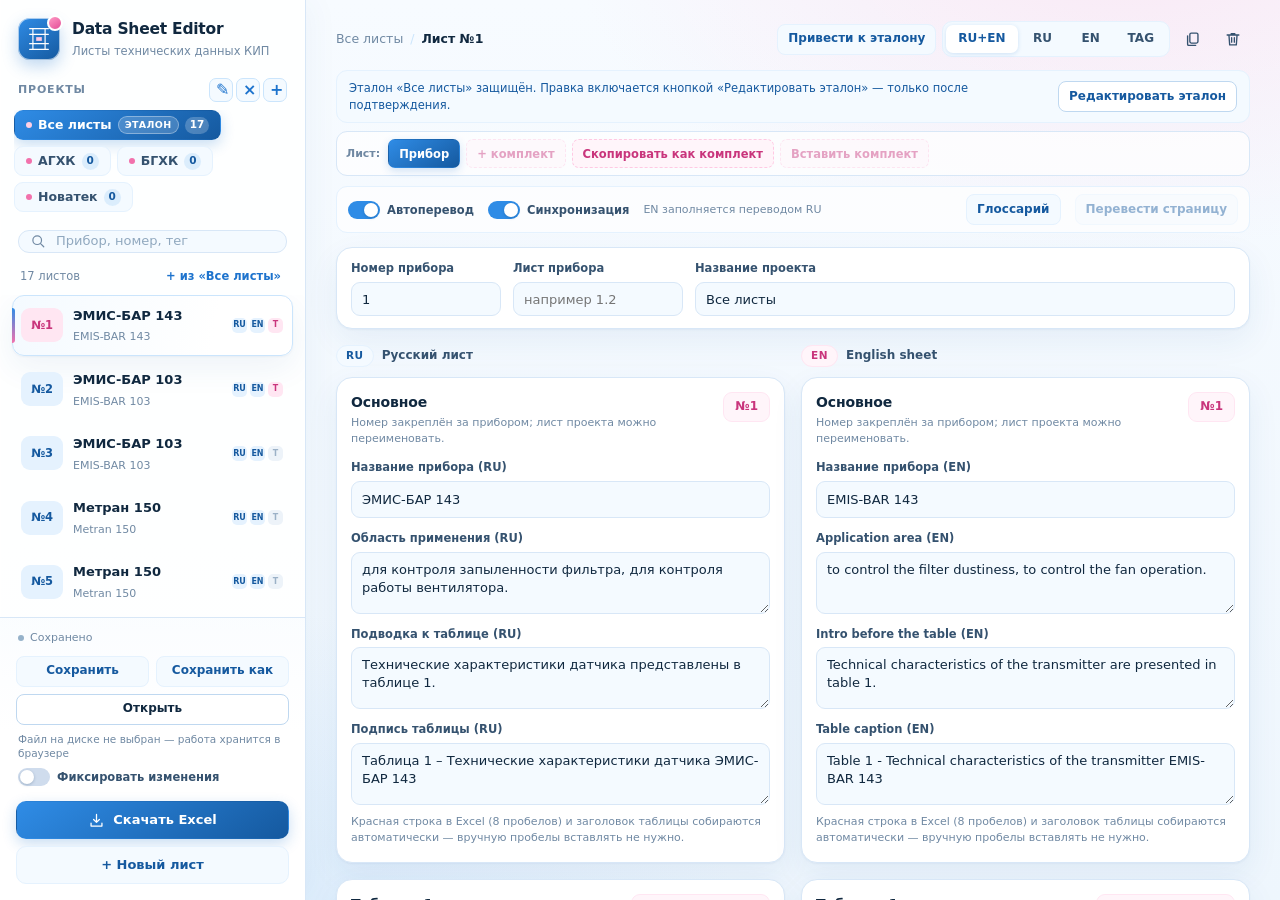
<file: index.html>
<!DOCTYPE html>
<html lang="ru">
<head>
<meta charset="utf-8">
<meta name="viewport" content="width=device-width, initial-scale=1">
<title>Data Sheet Editor — листы технических данных</title>
<link rel="stylesheet" href="styles.css">
<link rel="icon" type="image/png" sizes="32x32" href="favicon-32.png"/>
<link rel="icon" type="image/png" sizes="16x16" href="favicon-16.png"/>
<link rel="icon" type="image/png" sizes="256x256" href="favicon.png"/>
<link rel="apple-touch-icon" sizes="180x180" href="apple-touch-icon.png"/>
</head>
<body>
<div class="app">
  <aside class="sidebar">
    <div class="brand">
      <div class="brand-mark" aria-hidden="true">
        <svg viewBox="0 0 32 32"><path d="M6 5h20M6 27h20M9.5 5v22M22.5 5v22M6 11h20M6 21h20"/><path class="brand-accent" d="M13 14h6v4h-6z"/></svg>
      </div>
      <div class="brand-text">
        <h1>Data Sheet Editor</h1>
        <p>Листы технических данных КИП</p>
      </div>
    </div>

    <section class="side-block projects-block">
      <div class="side-label">
        <span>Проекты</span>
        <span class="side-label-actions">
          <button class="mini-btn" id="btn-project-rename" title="Переименовать проект" aria-label="Переименовать проект">✎</button>
          <button class="mini-btn danger" id="btn-project-del" title="Удалить проект" aria-label="Удалить проект">×</button>
          <button class="mini-btn" id="btn-project-add" title="Новый проект" aria-label="Новый проект">+</button>
        </span>
      </div>
      <div class="project-tabs" id="project-tabs" role="tablist" aria-label="Проекты"></div>
    </section>

    <label class="search">
      <svg viewBox="0 0 20 20" aria-hidden="true"><circle cx="9" cy="9" r="5.4"/><path d="m13.2 13.2 4 4"/></svg>
      <input type="search" id="search" placeholder="Прибор, номер, тег" aria-label="Поиск по листам">
    </label>

    <div class="list-head">
      <span id="sheet-count">0 листов</span>
      <button class="link-btn" id="btn-ref-add">+ из «Все листы»</button>
    </div>

    <div class="sheet-list" id="sheet-list" role="list"></div>

    <div class="sidebar-foot">
      <div class="save-state" id="save-state" data-state="saved"><span></span>Сохранено</div>
      <div class="side-hint" id="storage-hint" hidden>Браузер не сохраняет данные — скачайте файл проекта, иначе работа пропадёт.</div>
      <div class="side-files">
        <button class="btn btn-sm btn-soft" id="btn-save-file" title="Сохранить в выбранный файл на диске (Ctrl+S)">Сохранить</button>
        <button class="btn btn-sm btn-soft" id="btn-save-as" title="Выбрать файл проекта на диске (.json)">Сохранить как</button>
        <button class="btn btn-sm" id="btn-open-file" title="Открыть файл проекта (.json)">Открыть</button>
      </div>
      <div class="file-label" id="file-label" hidden></div>
      <label class="switch change-switch" id="changes-switch" title="Записывать, в каких ячейках были правки: при выгрузке Excel они станут жёлтыми">
        <input type="checkbox" id="opt-changes">
        <span class="switch-track" aria-hidden="true"></span>
        <span class="switch-text">Фиксировать изменения</span>
      </label>
      <div class="change-note" id="change-note" hidden></div>
      <button class="btn btn-primary" id="btn-export">
        <svg viewBox="0 0 20 20" aria-hidden="true"><path d="M10 2.8v9.4m0 0 3.4-3.4M10 12.2 6.6 8.8M3.6 13.2v3.4h12.8v-3.4"/></svg>
        Скачать Excel
      </button>
      <button class="btn btn-soft" id="btn-new-sheet">+ Новый лист</button>
    </div>
  </aside>

  <main class="main">
    <div id="editor" class="editor"></div>
  </main>
</div>

<dialog class="dialog" id="ref-dialog">
  <div class="dialog-head">
    <div>
      <h2>Добавить листы</h2>
      <p>Отметьте листы из эталонного проекта «Все листы» — можно несколько сразу.</p>
    </div>
    <button class="icon-btn" data-close-dialog aria-label="Закрыть">✕</button>
  </div>
  <div class="dialog-body">
    <label class="search search-inline">
      <svg viewBox="0 0 20 20" aria-hidden="true"><circle cx="9" cy="9" r="5.4"/><path d="m13.2 13.2 4 4"/></svg>
      <input type="search" id="ref-search" placeholder="Найти прибор" aria-label="Поиск в эталоне">
    </label>
    <div class="ref-tools">
      <button class="btn btn-sm btn-soft" type="button" id="ref-all">Выбрать всё</button>
      <button class="btn btn-sm btn-soft" type="button" id="ref-none">Снять выбор</button>
      <span class="ref-count" id="ref-count">Ничего не выбрано</span>
    </div>
    <div class="ref-list" id="ref-list"></div>
    <div class="dialog-actions" style="margin-top:12px">
      <button class="btn btn-soft" type="button" data-close-dialog>Отмена</button>
      <button class="btn btn-primary" type="button" id="ref-apply" disabled>Добавить выбранные</button>
    </div>
  </div>
</dialog>

<dialog class="dialog" id="tags-dialog">
  <div class="dialog-head">
    <div>
      <h2>Вставить все теги</h2>
      <p>Скопируйте столбец тегов из Excel и вставьте сюда — по одному тегу в строке.</p>
    </div>
    <button class="icon-btn" data-close-dialog aria-label="Закрыть">✕</button>
  </div>
  <div class="dialog-body">
    <textarea id="tags-area" rows="10" aria-label="Теги — по одному в строке" placeholder="TE-101&#10;TE-102&#10;TE-103"></textarea>
    <div class="dialog-actions" style="margin-top:12px">
      <button class="btn btn-ghost" type="button" data-close-dialog>Отмена</button>
      <button class="btn btn-primary" type="button" id="tags-apply">Добавить теги</button>
    </div>
  </div>
</dialog>

<dialog class="dialog" id="glossary-dialog">
  <div class="dialog-head">
    <div>
      <h2>Глоссарий RU → EN</h2>
      <p>Что на что переводит словарь. Свои пары важнее эталонных.</p>
    </div>
    <button class="icon-btn" data-close-dialog aria-label="Закрыть">✕</button>
  </div>
  <div class="dialog-body">
    <label class="search search-inline">
      <svg viewBox="0 0 20 20" aria-hidden="true"><circle cx="9" cy="9" r="5.4"/><path d="m13.2 13.2 4 4"/></svg>
      <input type="search" id="gloss-search" placeholder="Термин на русском или английском" aria-label="Поиск по глоссарию">
    </label>
    <div class="gloss-add">
      <input id="gloss-ru" placeholder="Русский термин" aria-label="Русский термин" autocomplete="off" spellcheck="false">
      <input id="gloss-en" placeholder="English term" aria-label="Английский термин" autocomplete="off" spellcheck="false">
      <button class="btn btn-sm btn-primary" type="button" id="gloss-add-btn">Добавить перевод</button>
    </div>
    <p class="key-error" id="gloss-error" hidden></p>
    <div class="gloss-meta"><span id="gloss-count"></span><span class="gloss-tip">Строка из словаря подставляет пару в поля — можно поправить и добавить свою</span></div>
    <div class="gloss-list" id="gloss-list"></div>
    <div class="dialog-actions" style="margin-top:12px">
      <button class="btn btn-ghost" type="button" data-close-dialog>Закрыть</button>
    </div>
  </div>
</dialog>

<dialog class="dialog" id="key-dialog">
  <div class="dialog-head">
    <div>
      <h2>Ключ для правки эталона</h2>
      <p>Вставьте GitHub-токен аккаунта skyrillchanel2000-source. Ключ проверяется на api.github.com и нигде не сохраняется.</p>
    </div>
    <button class="icon-btn" data-close-dialog aria-label="Закрыть">✕</button>
  </div>
  <div class="dialog-body">
    <label class="field">
      <span>GitHub-токен</span>
      <input type="password" id="key-input" autocomplete="off" spellcheck="false" placeholder="github_pat_…">
    </label>
    <p class="key-note">Создать токен: github.com/settings/personal-access-tokens/new — доступ «Public repositories (read-only)», права не нужны.</p>
    <p class="key-error" id="key-error" hidden></p>
    <div class="dialog-actions" style="margin-top:12px">
      <button class="btn btn-soft" type="button" data-close-dialog>Отмена</button>
      <button class="btn btn-primary" type="button" id="key-apply">Проверить и включить</button>
    </div>
  </div>
</dialog>

<dialog class="dialog" id="confirm-dialog">
  <div class="dialog-head">
    <div>
      <h2 id="confirm-title">Подтверждение</h2>
      <p id="confirm-text"></p>
    </div>
    <button class="icon-btn" data-close-dialog aria-label="Закрыть">✕</button>
  </div>
  <div class="dialog-body">
    <div class="dialog-actions">
      <button class="btn btn-soft" type="button" id="confirm-cancel">Отмена</button>
      <button class="btn btn-primary" type="button" id="confirm-ok">Подтвердить</button>
    </div>
  </div>
</dialog>

<dialog class="dialog" id="merge-dialog">
  <div class="dialog-head">
    <div>
      <h2>В ячейках есть текст</h2>
      <p>Что оставить после объединения?</p>
    </div>
  </div>
  <div class="dialog-body">
    <div class="dialog-actions">
      <button class="btn btn-soft" type="button" data-merge-mode="left">Левое значение</button>
      <button class="btn btn-soft" type="button" data-merge-mode="right">Правое значение</button>
      <button class="btn btn-primary" type="button" data-merge-mode="both">Оба (в две строки)</button>
    </div>
  </div>
</dialog>

<input type="file" id="file-image" accept="image/*" aria-label="Файл рисунка" hidden>
<input type="file" id="file-state" accept=".json,application/json" aria-label="Файл проекта" hidden>
<div class="toast" id="toast" role="status" aria-live="polite"></div>

<script src="seed.js"></script>
<script src="dict.js"></script>
<script src="translate.js"></script>
<script src="metrics.js"></script>
<script src="xlsx.js"></script>
<script src="app.js"></script>
</body>
</html>
</file>
<file: styles.css>
:root {
  --ink: #10283f;
  --ink-2: #35526f;
  --muted: #7089a3;
  --line: #d8e7f7;
  --line-2: #bfd8f0;
  --bg: #eef6fd;
  --surface: #ffffff;
  --blue-50: #f4faff;
  --blue-100: #e5f2fe;
  --blue-200: #cbe5fc;
  --blue-300: #9fcdf8;
  --blue-500: #2f8ce6;
  --blue-600: #1d73cd;
  --blue-700: #15599f;
  --blue-900: #0d3459;
  --pink-50: #fff5fa;
  --pink-100: #ffe6f2;
  --pink-200: #ffc9e3;
  --pink-400: #f271ac;
  --pink-500: #e34d96;
  --pink-600: #c9357c;
  --green: #2f9e77;
  --danger: #c23b5c;
  --ui: "Segoe UI", "Inter", system-ui, -apple-system, sans-serif;
  --doc: "Times New Roman", "Liberation Serif", Georgia, serif;
  --radius: 16px;
  --shadow: 0 1px 2px rgba(20, 72, 128, .05), 0 12px 32px rgba(26, 91, 158, .07);
  --shadow-lift: 0 2px 4px rgba(20, 72, 128, .06), 0 18px 44px rgba(26, 91, 158, .12);
}

* { box-sizing: border-box; }

html, body { height: 100%; }

body {
  margin: 0;
  color: var(--ink);
  background:
    radial-gradient(900px 520px at 88% -8%, rgba(255, 201, 227, .38), transparent 62%),
    radial-gradient(1000px 620px at 12% 108%, rgba(159, 205, 248, .30), transparent 60%),
    linear-gradient(180deg, #f7fbff 0%, var(--bg) 100%);
  font: 14px/1.45 var(--ui);
  -webkit-font-smoothing: antialiased;
}

button, input, textarea, select { font: inherit; color: inherit; }
button { cursor: pointer; }
svg { width: 18px; height: 18px; fill: none; stroke: currentColor; stroke-width: 1.5; stroke-linecap: round; stroke-linejoin: round; }
:focus-visible { outline: 2px solid var(--pink-400); outline-offset: 2px; }

.app {
  height: 100%;
  display: grid;
  grid-template-columns: 306px minmax(0, 1fr);
  min-width: 0;
}

/* ---------------- sidebar ---------------- */

.sidebar {
  height: 100%;
  min-height: 0;
  display: flex;
  flex-direction: column;
  background: rgba(255, 255, 255, .94);
  border-right: 1px solid var(--line);
  box-shadow: 1px 0 0 rgba(255, 255, 255, .8) inset, 8px 0 28px rgba(24, 88, 152, .035);
  position: relative;
  z-index: 5;
}

.brand {
  display: flex;
  align-items: center;
  gap: 12px;
  padding: 18px 18px 14px;
}
.brand-mark {
  width: 42px; height: 42px;
  flex: 0 0 auto;
  border-radius: 12px;
  display: grid;
  place-items: center;
  color: #fff;
  background: linear-gradient(145deg, var(--blue-500), var(--blue-700));
  box-shadow: 0 6px 16px rgba(31, 115, 205, .28), 0 0 0 1px rgba(255,255,255,.6) inset;
  position: relative;
}
.brand-mark::after {
  content: "";
  position: absolute;
  right: -3px; top: -3px;
  width: 12px; height: 12px;
  border-radius: 50%;
  background: linear-gradient(145deg, #ff9ac6, var(--pink-500));
  border: 2px solid #fff;
}
.brand-mark svg { width: 30px; height: 30px; stroke-width: 1.25; }
.brand-mark .brand-accent { fill: #ffc9e3; stroke: none; }
.brand-text h1 { margin: 0; font-size: 15.5px; font-weight: 700; letter-spacing: -.015em; white-space: nowrap; }
.brand-text p { margin: 2px 0 0; color: var(--muted); font-size: 11.5px; }

.side-block { padding: 4px 14px 0; }
.side-label {
  display: flex;
  align-items: center;
  justify-content: space-between;
  padding: 0 4px 8px;
  color: var(--muted);
  font-size: 11px;
  font-weight: 700;
  letter-spacing: .075em;
  text-transform: uppercase;
}
.side-label-actions { display: inline-flex; align-items: center; gap: 3px; }
.mini-btn {
  width: 24px; height: 24px;
  border: 1px solid var(--blue-200);
  border-radius: 7px;
  background: var(--blue-50);
  color: var(--blue-600);
  font-size: 16px;
  line-height: 1;
  display: grid;
  place-items: center;
  transition: background .15s, border-color .15s, transform .05s;
}
.mini-btn:hover { background: var(--blue-100); border-color: var(--blue-300); }
.mini-btn:active { transform: translateY(1px); }
.mini-btn.danger:hover { background: var(--pink-100); border-color: var(--pink-200); color: var(--danger); }

.project-tabs {
  display: flex;
  flex-wrap: wrap;
  gap: 6px;
  max-height: 108px;
  overflow-y: auto;
  padding-bottom: 4px;
  scrollbar-width: thin;
}
.project-tab {
  display: inline-flex;
  align-items: center;
  gap: 6px;
  max-width: 100%;
  height: 30px;
  padding: 0 11px;
  border: 1px solid var(--blue-100);
  border-radius: 9px;
  background: var(--blue-50);
  color: var(--ink-2);
  font-size: 12.5px;
  font-weight: 600;
  white-space: nowrap;
  overflow: hidden;
  text-overflow: ellipsis;
  transition: background .15s, color .15s, border-color .15s, box-shadow .15s;
}
.project-tab:hover { background: var(--blue-100); border-color: var(--blue-200); color: var(--blue-700); }
.project-tab.active {
  color: #fff;
  border-color: transparent;
  background: linear-gradient(145deg, var(--blue-500), var(--blue-700));
  box-shadow: 0 5px 14px rgba(31, 115, 205, .24);
}
.project-tab .cnt {
  font-size: 10.5px;
  font-weight: 700;
  min-width: 17px;
  height: 17px;
  padding: 0 5px;
  border-radius: 99px;
  display: inline-grid;
  place-items: center;
  background: rgba(47, 140, 230, .12);
  color: var(--blue-700);
}
.project-tab.active .cnt { background: rgba(255, 255, 255, .22); color: #fff; }
.project-tab .dot { width: 6px; height: 6px; border-radius: 50%; background: var(--pink-400); }
.project-tab.active .dot { background: #ffd0e5; }

.search {
  margin: 14px 18px 10px;
  height: 38px;
  display: flex;
  align-items: center;
  gap: 8px;
  padding: 0 11px;
  border: 1px solid var(--line);
  border-radius: 11px;
  background: var(--blue-50);
  color: var(--muted);
  transition: border-color .15s, background .15s, box-shadow .15s;
}
.search:focus-within { border-color: var(--blue-300); background: #fff; box-shadow: 0 0 0 3px rgba(47, 140, 230, .12); }
.search svg { width: 16px; height: 16px; flex: 0 0 auto; }
.search input { width: 100%; min-width: 0; border: 0; outline: 0; background: transparent; font-size: 13px; color: var(--ink); }
.search input::placeholder { color: #90a8bf; }
.search-inline { margin: 0 0 12px; }

.list-head {
  display: flex;
  align-items: center;
  justify-content: space-between;
  padding: 2px 20px 7px;
  color: var(--muted);
  font-size: 11.5px;
}
.link-btn {
  border: 0;
  background: transparent;
  color: var(--blue-600);
  font-size: 11.5px;
  font-weight: 650;
  padding: 3px 4px;
  border-radius: 6px;
}
.link-btn:hover { background: var(--blue-100); color: var(--blue-700); }

.sheet-list {
  flex: 1 1 auto;
  min-height: 0;
  overflow-y: auto;
  padding: 0 12px 10px;
  scrollbar-width: thin;
  scrollbar-color: var(--blue-200) transparent;
}
.sheet-item {
  width: 100%;
  display: grid;
  grid-template-columns: 42px minmax(0, 1fr) auto;
  align-items: center;
  gap: 10px;
  padding: 9px 9px 9px 8px;
  margin-bottom: 3px;
  border: 1px solid transparent;
  border-radius: 12px;
  background: transparent;
  text-align: left;
  position: relative;
  transition: background .13s, border-color .13s, box-shadow .13s;
}
.sheet-item:hover { background: var(--blue-50); border-color: var(--blue-100); }
.sheet-item.active {
  background: linear-gradient(100deg, var(--blue-50), #fff 72%);
  border-color: var(--blue-200);
  box-shadow: var(--shadow);
}
.sheet-item.active::before {
  content: "";
  position: absolute;
  left: -1px; top: 12px; bottom: 12px;
  width: 3px;
  border-radius: 0 4px 4px 0;
  background: linear-gradient(180deg, var(--blue-500), var(--pink-400));
}
.sheet-no {
  height: 34px;
  min-width: 38px;
  padding: 0 5px;
  border-radius: 9px;
  display: grid;
  place-items: center;
  background: var(--blue-100);
  color: var(--blue-700);
  font-size: 11.5px;
  font-weight: 750;
  letter-spacing: -.02em;
}
.sheet-item.active .sheet-no { background: var(--pink-100); color: var(--pink-600); }
.sheet-text { min-width: 0; }
.sheet-title { font-size: 13px; font-weight: 650; white-space: nowrap; overflow: hidden; text-overflow: ellipsis; }
.sheet-sub { margin-top: 2px; font-size: 11px; color: var(--muted); white-space: nowrap; overflow: hidden; text-overflow: ellipsis; }
.sheet-flags { display: flex; gap: 3px; }
.flag {
  width: 15px; height: 15px;
  border-radius: 5px;
  display: grid;
  place-items: center;
  font-size: 8px;
  font-weight: 800;
  background: #edf3f9;
  color: #9bb1c7;
}
.flag.on { background: var(--blue-100); color: var(--blue-700); }
.flag.tag.on { background: var(--pink-100); color: var(--pink-600); }

.empty-list { padding: 26px 18px; text-align: center; color: var(--muted); font-size: 12.5px; line-height: 1.5; }
.empty-list b { display: block; color: var(--ink-2); margin-bottom: 4px; font-size: 13px; }

.sidebar-foot {
  flex: 0 0 auto;
  padding: 12px 16px 16px;
  border-top: 1px solid var(--line);
  background: linear-gradient(180deg, rgba(244,250,255,.35), #fff 40%);
  display: grid;
  gap: 7px;
}
.save-state { display: flex; align-items: center; gap: 6px; color: var(--muted); font-size: 11px; padding: 0 2px 3px; }
.save-state span { width: 6px; height: 6px; border-radius: 50%; background: #96b2ca; }
.save-state[data-state="dirty"] span { background: var(--pink-400); }
.save-state[data-state="saving"] span { background: var(--blue-500); animation: pulse 1s infinite; }
.save-state[data-state="error"] { color: var(--danger); }
.save-state[data-state="error"] span { background: var(--danger); }
@keyframes pulse { 50% { opacity: .35; } }

.side-files { display: grid; grid-template-columns: 1fr 1fr; gap: 7px; grid-column: 1 / -1; min-width: 0; }
.side-files .btn { min-width: 0; padding: 0 8px; }
.sidebar-foot > .btn { min-width: 0; }
.side-hint { grid-column: 1 / -1; color: var(--danger); font-size: 10.5px; line-height: 1.35; padding: 0 2px; }
.side-files { grid-template-columns: 1fr 1fr; }
.side-files #btn-open-file { grid-column: 1 / -1; }
.file-label { grid-column: 1 / -1; font-size: 10.5px; line-height: 1.35; padding: 0 2px; color: var(--muted); overflow-wrap: anywhere; }
.file-label[data-state="linked"] { color: var(--blue-700); }

/* ---------------- buttons ---------------- */

.btn {
  height: 38px;
  padding: 0 14px;
  border: 1px solid var(--line-2);
  border-radius: 10px;
  background: #fff;
  display: inline-flex;
  align-items: center;
  justify-content: center;
  gap: 8px;
  font-size: 13px;
  font-weight: 650;
  white-space: nowrap;
  transition: background .15s, border-color .15s, box-shadow .15s, transform .05s;
}
.btn svg { width: 17px; height: 17px; }
.btn:hover { background: var(--blue-50); border-color: var(--blue-200); }
.btn:active { transform: translateY(1px); }
.btn-primary {
  color: #fff;
  border-color: transparent;
  background: linear-gradient(145deg, var(--blue-500), var(--blue-700));
  box-shadow: 0 5px 14px rgba(31, 115, 205, .24);
}
.btn-primary:hover { background: linear-gradient(145deg, #3c9aef, var(--blue-700)); box-shadow: 0 7px 18px rgba(31, 115, 205, .30); }
.btn-soft { color: var(--blue-700); border-color: var(--blue-100); background: var(--blue-50); }
.btn-soft:hover { background: var(--blue-100); border-color: var(--blue-200); }
.btn-pink { color: #fff; border-color: transparent; background: linear-gradient(145deg, var(--pink-400), var(--pink-600)); box-shadow: 0 5px 14px rgba(227, 77, 150, .22); }
.btn-pink:hover { background: linear-gradient(145deg, #f785ba, var(--pink-600)); }
.btn-sm { height: 31px; padding: 0 10px; border-radius: 8px; font-size: 12px; }
.btn:disabled { opacity: .45; cursor: default; box-shadow: none; transform: none; }

.icon-btn {
  width: 34px; height: 34px;
  border: 1px solid transparent;
  border-radius: 9px;
  background: transparent;
  color: var(--ink-2);
  display: inline-grid;
  place-items: center;
  font-size: 15px;
  transition: background .15s, color .15s, border-color .15s;
}
.icon-btn:hover { background: var(--blue-50); border-color: var(--blue-100); color: var(--blue-700); }
.icon-btn.danger:hover { background: var(--pink-50); border-color: var(--pink-100); color: var(--danger); }

/* ---------------- main ---------------- */

.main { min-width: 0; min-height: 0; overflow-y: auto; }
.editor { max-width: 1220px; margin: 0 auto; padding: 20px 30px 60px; }

.sheet-top {
  display: flex;
  align-items: center;
  justify-content: space-between;
  gap: 16px;
  margin-bottom: 16px;
  min-height: 38px;
}
.crumbs { display: flex; align-items: center; gap: 7px; font-size: 12.5px; color: var(--muted); min-width: 0; }
.crumbs b { color: var(--ink); font-weight: 700; }
.crumbs i { font-style: normal; color: var(--blue-200); }
.top-actions { display: flex; align-items: center; gap: 6px; flex-wrap: wrap; justify-content: flex-end; }

/* ---------------- reference ---------------- */

.ref-banner {
  display: flex;
  align-items: center;
  gap: 10px;
  flex-wrap: wrap;
  margin: -4px 0 12px;
  padding: 9px 12px;
  border: 1px solid var(--blue-100);
  border-radius: 11px;
  background: var(--blue-50);
  color: var(--blue-700);
  font-size: 11.5px;
  line-height: 1.45;
}
.ref-banner-text { flex: 1 1 280px; }
.ref-banner .btn { flex: 0 0 auto; }
.ref-banner.on { border-color: var(--pink-200); background: var(--pink-50); color: var(--pink-600); }

.editor.locked .vcell,
.editor.locked .td.label { background: #f8fbff; cursor: default; }
.editor.locked .col-chip input { color: var(--muted); }
.editor.locked .vcell:hover,
.editor.locked .td.label:hover { background: #f8fbff; }

.pt-ref {
  font-size: 9.5px;
  font-weight: 700;
  letter-spacing: .04em;
  text-transform: uppercase;
  padding: 1px 6px;
  border: 1px solid var(--pink-200);
  border-radius: 99px;
  background: var(--pink-50);
  color: var(--pink-600);
}
.project-tab.active .pt-ref { border-color: rgba(255,255,255,.35); background: rgba(255,255,255,.18); color: #fff; }

.kit-bar {
  display: flex;
  align-items: center;
  gap: 6px;
  flex-wrap: wrap;
  margin: -4px 0 14px;
  padding: 7px 9px;
  border: 1px solid var(--line);
  border-radius: 11px;
  background: rgba(255, 255, 255, .72);
}
.kit-label { color: var(--muted); font-size: 11px; font-weight: 700; margin-right: 2px; }
.kit-tab {
  height: 29px;
  padding: 0 10px;
  border: 1px solid var(--blue-100);
  border-radius: 7px;
  background: var(--blue-50);
  color: var(--ink-2);
  font-size: 11.5px;
  font-weight: 650;
  max-width: 220px;
  white-space: nowrap;
  overflow: hidden;
  text-overflow: ellipsis;
}
.kit-tab:hover { border-color: var(--blue-300); color: var(--blue-700); }
.kit-tab.active { background: linear-gradient(145deg, var(--blue-500), var(--blue-700)); border-color: transparent; color: #fff; box-shadow: 0 3px 9px rgba(31,115,205,.2); }
.kit-add {
  height: 29px;
  padding: 0 10px;
  border: 1px dashed var(--pink-200);
  border-radius: 7px;
  background: var(--pink-50);
  color: var(--pink-600);
  font-size: 11.5px;
  font-weight: 650;
}
.kit-add:hover { background: var(--pink-100); border-color: var(--pink-400); }
.kit-add:disabled { opacity: .45; cursor: default; }
.kit-add:disabled:hover { background: var(--pink-50); border-color: var(--pink-200); }

.seg {
  height: 36px;
  padding: 3px;
  display: inline-flex;
  gap: 2px;
  border: 1px solid var(--blue-100);
  border-radius: 10px;
  background: var(--blue-50);
}
.seg button {
  height: 28px;
  min-width: 46px;
  padding: 0 12px;
  border: 0;
  border-radius: 7px;
  background: transparent;
  color: var(--ink-2);
  font-size: 12px;
  font-weight: 700;
}
.seg button:hover { color: var(--blue-700); }
.seg button.active { background: #fff; color: var(--blue-700); box-shadow: 0 1px 4px rgba(31, 115, 205, .18); }
.seg button[data-lang="tag"].active { color: var(--pink-600); }

.card {
  background: var(--surface);
  border: 1px solid var(--line);
  border-radius: var(--radius);
  box-shadow: var(--shadow);
  margin-bottom: 16px;
  overflow: hidden;
}
.card-head {
  display: flex;
  align-items: flex-start;
  justify-content: space-between;
  gap: 18px;
  padding: 17px 20px 14px;
}
.card-head h2 { margin: 0; font-size: 15px; font-weight: 700; letter-spacing: -.01em; }
.card-head p { margin: 3px 0 0; color: var(--muted); font-size: 12px; }
.card-body { padding: 0 20px 20px; }
.card-head + .card-body { padding-top: 2px; }

.num-badge {
  flex: 0 0 auto;
  height: 30px;
  padding: 0 11px;
  border-radius: 9px;
  display: inline-flex;
  align-items: center;
  gap: 6px;
  background: var(--pink-50);
  border: 1px solid var(--pink-100);
  color: var(--pink-600);
  font-size: 12px;
  font-weight: 800;
  white-space: nowrap;
}

.field-grid { display: grid; grid-template-columns: 1fr 1fr; gap: 12px 14px; }
.field { display: grid; gap: 5px; min-width: 0; }
.field > span { color: var(--ink-2); font-size: 11.5px; font-weight: 650; }
.field input, .field textarea {
  width: 100%;
  border: 1px solid var(--line);
  border-radius: 9px;
  background: var(--blue-50);
  padding: 8px 10px;
  font-size: 13px;
  outline: 0;
  transition: border-color .15s, background .15s, box-shadow .15s;
}
.field input { height: 37px; }
.field textarea { min-height: 62px; resize: vertical; line-height: 1.4; }
.field input:focus, .field textarea:focus { border-color: var(--blue-300); background: #fff; box-shadow: 0 0 0 3px rgba(47,140,230,.11); }
.field.full { grid-column: 1 / -1; }
.field-note { color: var(--muted); font-size: 11px; }

.num-row { display: grid; grid-template-columns: 110px 120px 1fr; gap: 12px; }

/* ---------------- columns ---------------- */

.col-head { display: flex; align-items: center; gap: 12px; flex-wrap: wrap; padding: 0 20px 12px; }
.col-head .hint { color: var(--muted); font-size: 11.5px; margin-right: auto; }
.column-strip { display: flex; align-items: stretch; gap: 7px; flex-wrap: wrap; }
.col-chip {
  display: inline-flex;
  align-items: center;
  gap: 6px;
  height: 34px;
  padding: 0 5px 0 8px;
  border: 1px solid var(--blue-200);
  border-radius: 9px;
  background: linear-gradient(180deg, #fff, var(--blue-50));
  box-shadow: 0 1px 2px rgba(31,115,205,.05);
  transition: border-color .15s, box-shadow .15s, background .15s;
}
.col-chip:hover { border-color: var(--blue-300); box-shadow: 0 3px 10px rgba(31,115,205,.09); }
.col-chip.current { border-color: var(--pink-300, #ffb2d2); background: linear-gradient(180deg, #fff, var(--pink-50)); }
.col-index {
  width: 18px; height: 18px;
  border-radius: 6px;
  display: grid;
  place-items: center;
  background: var(--blue-100);
  color: var(--blue-700);
  font-size: 10px;
  font-weight: 800;
}
.col-chip.current .col-index { background: var(--pink-100); color: var(--pink-600); }
.col-chip input {
  width: 104px;
  border: 0;
  outline: 0;
  background: transparent;
  font-size: 12.5px;
  font-weight: 650;
  color: var(--ink);
}
.col-chip .del {
  width: 22px; height: 22px;
  border: 0;
  border-radius: 6px;
  background: transparent;
  color: #9ab2c8;
  font-size: 14px;
  line-height: 1;
  display: grid;
  place-items: center;
}
.col-chip .del:hover { background: var(--pink-100); color: var(--danger); }
.col-add {
  height: 34px;
  padding: 0 12px;
  border: 1px dashed var(--pink-200);
  border-radius: 9px;
  background: var(--pink-50);
  color: var(--pink-600);
  font-size: 12px;
  font-weight: 650;
}
.col-add:hover { background: var(--pink-100); border-color: var(--pink-400); }
.col-chip.static { cursor: default; padding: 0 10px 0 8px; }
.col-chip.static:hover { border-color: var(--blue-200); box-shadow: 0 1px 2px rgba(31,115,205,.05); }
.col-chip .col-name { font-size: 12.5px; font-weight: 650; color: var(--ink); }

/* ---------------- row columns: «+» и объединение ---------------- */

.td.value { position: relative; }

.row-plus {
  position: absolute;
  top: 50%;
  right: 4px;
  transform: translateY(-50%);
  width: 24px;
  height: 24px;
  border: 1px solid var(--pink-200);
  border-radius: 7px;
  background: #fff;
  color: var(--pink-600);
  font-size: 15px;
  font-weight: 700;
  line-height: 1;
  display: grid;
  place-items: center;
  opacity: 0;
  transition: opacity .12s, background .12s;
  z-index: 3;
}
.tr:hover .row-plus,
.tr.selected .row-plus { opacity: 1; }
.row-plus:hover { background: var(--pink-50); border-color: var(--pink-400); }

.merge-bar { position: absolute; inset: 0 0 auto 0; height: 0; z-index: 4; }
.merge-dot {
  position: absolute;
  top: 2px;
  transform: translateX(-50%);
  width: 20px;
  height: 18px;
  padding: 0;
  border: 1px solid var(--blue-200);
  border-radius: 6px;
  background: #fff;
  color: var(--blue-700);
  font-size: 10px;
  line-height: 1;
  display: grid;
  place-items: center;
  box-shadow: 0 1px 3px rgba(31,115,205,.16);
}
.merge-dot:hover { background: var(--blue-50); border-color: var(--blue-400); color: var(--blue-800, #14508f); }

.cols-menu {
  position: fixed;
  z-index: 60;
  width: 172px;
  padding: 10px;
  border: 1px solid var(--blue-200);
  border-radius: 12px;
  background: #fff;
  box-shadow: 0 12px 30px rgba(20,60,100,.18);
  font-family: var(--ui);
}
.cols-menu-title { display: block; font-size: 11px; color: var(--muted); margin-bottom: 8px; }
.cols-menu-row { display: grid; grid-template-columns: repeat(4, 1fr); gap: 6px; }
.cols-menu-row button {
  height: 32px;
  border: 1px solid var(--blue-100);
  border-radius: 8px;
  background: var(--blue-50);
  color: var(--blue-700);
  font-size: 13px;
  font-weight: 700;
}
.cols-menu-row button:hover { background: var(--blue-100); border-color: var(--blue-300); }
.cols-menu-row button.on { background: var(--pink-50); border-color: var(--pink-300, #ffb2d2); color: var(--pink-600); }

/* ---------------- table ---------------- */

.table-toolbar {
  display: flex;
  align-items: center;
  gap: 6px;
  flex-wrap: wrap;
  margin: 0 20px 12px;
  padding: 7px 9px;
  border: 1px solid var(--blue-100);
  border-radius: 10px;
  background: var(--blue-50);
}
.table-toolbar .sel-info { color: var(--ink-2); font-size: 11.5px; margin-right: auto; padding-left: 3px; }
.table-toolbar .sel-info b { color: var(--blue-700); }
.tool-btn {
  height: 29px;
  padding: 0 9px;
  border: 1px solid var(--blue-100);
  border-radius: 7px;
  background: #fff;
  color: var(--ink-2);
  font-size: 11.5px;
  font-weight: 650;
}
.tool-btn:hover:not(:disabled) { border-color: var(--blue-300); color: var(--blue-700); background: var(--blue-50); }
.tool-btn:disabled { opacity: .38; cursor: default; }
.tool-btn.pink { color: var(--pink-600); border-color: var(--pink-100); background: #fff; }
.tool-btn.pink:hover:not(:disabled) { background: var(--pink-50); border-color: var(--pink-200); }

.sheet-table {
  margin: 0 20px;
  border: 2px solid var(--blue-500);
  border-radius: 11px;
  overflow: hidden;
  background: #fff;
  box-shadow: 0 8px 24px rgba(31, 115, 205, .07);
  font-family: var(--doc);
}
.tr {
  display: grid;
  grid-template-columns: 36.842% 63.158%;
  border-top: 1px solid #cfe2f6;
  position: relative;
}
.tr:first-child { border-top: 0; }
.tr.head { background: var(--blue-50); }
.tr.selected { background: #fffafd; }
.tr.selected .td.label { box-shadow: inset 3px 0 0 var(--pink-400); }
.td { min-width: 0; }
.td.label {
  padding: 7px 9px;
  border-right: 1px solid #cfe2f6;
  font-size: 14.5px;
  line-height: 1.3;
  outline: 0;
  white-space: pre-wrap;
  overflow-wrap: anywhere;
  cursor: text;
}
.tr.head .td.label { font-family: var(--ui); font-size: 11.5px; font-weight: 700; color: var(--ink-2); text-align: center; padding: 8px; }
.td.label:empty::before, .vcell:empty::before {
  content: attr(data-ph);
  color: #a9bfd4;
  font-family: var(--ui);
  font-size: 11px;
  font-weight: 400;
  pointer-events: none;
}
.td.value { padding: 0; }
.vgrid { display: grid; grid-template-columns: repeat(12, minmax(0, 1fr)); min-height: 100%; }
.vcell {
  grid-column: span var(--gsp, 1);
  min-height: 33px;
  padding: 7px 8px;
  border-left: 1px solid #cfe2f6;
  font-size: 14.5px;
  line-height: 1.3;
  text-align: center;
  outline: 0;
  white-space: pre-wrap;
  overflow-wrap: anywhere;
  cursor: text;
  transition: background .12s, box-shadow .12s;
}
.vcell:first-child { border-left: 0; }
.vcell:hover { background: var(--blue-50); }
.vcell.selected { background: var(--pink-50); box-shadow: inset 0 0 0 2px var(--pink-400); border-radius: 3px; }
.tr.head .vcell { font-family: var(--ui); font-size: 11.5px; font-weight: 700; color: var(--ink-2); display: grid; place-items: center; min-height: 34px; }
.vcell.merged { background-image: linear-gradient(135deg, rgba(255,255,255,0) 46%, rgba(47,140,230,.06) 46%, rgba(47,140,230,.06) 54%, rgba(255,255,255,0) 54%); }

.add-row {
  display: flex;
  align-items: center;
  justify-content: center;
  gap: 6px;
  width: calc(100% - 40px);
  height: 36px;
  margin: 10px 20px 0;
  border: 1px dashed var(--blue-200);
  border-radius: 9px;
  background: var(--blue-50);
  color: var(--blue-700);
  font-size: 12.5px;
  font-weight: 650;
}
.add-row:hover { background: var(--blue-100); border-color: var(--blue-300); }

.table-foot {
  display: flex;
  justify-content: space-between;
  align-items: center;
  gap: 12px;
  padding: 10px 20px 2px;
  color: var(--muted);
  font-size: 11px;
}

/* ---------------- figures ---------------- */

.figure-list { display: grid; gap: 14px; }
.figure-card {
  display: grid;
  grid-template-columns: 190px minmax(0, 1fr) 34px;
  gap: 14px;
  padding: 13px;
  border: 1px solid var(--line);
  border-radius: 13px;
  background: linear-gradient(180deg, #fff, var(--blue-50));
  align-items: start;
}
.figure-thumb {
  height: 132px;
  border: 1px solid var(--blue-100);
  border-radius: 10px;
  background: #fff;
  display: grid;
  place-items: center;
  overflow: hidden;
  position: relative;
}
.figure-thumb img { max-width: 100%; max-height: 100%; object-fit: contain; display: block; }
.figure-thumb.empty { color: var(--muted); font-size: 11.5px; text-align: center; padding: 10px; }
.figure-thumb .replace {
  position: absolute;
  left: 6px; right: 6px; bottom: 6px;
  height: 28px;
  border: 1px solid var(--blue-200);
  border-radius: 7px;
  background: rgba(255,255,255,.94);
  color: var(--blue-700);
  font-size: 11px;
  font-weight: 650;
  opacity: 0;
  transition: opacity .15s;
}
.figure-thumb:hover .replace { opacity: 1; }
.figure-fields { display: grid; gap: 8px; }
.figure-fields .field > span { font-size: 10.5px; }
.figure-fields input { height: 32px; font-size: 12px; background: #fff; }
.empty-soft {
  padding: 26px 20px;
  border: 1px dashed var(--blue-200);
  border-radius: 12px;
  background: var(--blue-50);
  color: var(--muted);
  text-align: center;
  font-size: 12.5px;
}

/* ---------------- tags ---------------- */

.tag-section + .tag-section { margin-top: 18px; padding-top: 16px; border-top: 1px solid var(--line); }
.subhead {
  display: flex;
  align-items: center;
  justify-content: space-between;
  gap: 12px;
  margin-bottom: 9px;
}
.subhead h3 { margin: 0; font-size: 12.5px; font-weight: 700; color: var(--ink-2); }
.subhead .hint { color: var(--muted); font-size: 11px; }
.mark-row { display: grid; grid-template-columns: minmax(0,1fr) 180px 30px; gap: 8px; margin-bottom: 7px; }
.mark-row input { height: 34px; font-size: 12px; background: #fff; }
.tag-group {
  border: 1px solid var(--line);
  border-radius: 12px;
  padding: 12px;
  background: linear-gradient(180deg, #fff, var(--pink-50));
  margin-bottom: 10px;
}
.tag-group-head { display: grid; grid-template-columns: 1fr 1fr 30px; gap: 8px; margin-bottom: 9px; }
.tag-group-head input { height: 33px; font-size: 12px; background: #fff; }
.tag-grid { display: grid; grid-template-columns: repeat(4, minmax(0, 1fr)); gap: 7px; }
.tag-slot { display: grid; grid-template-columns: 22px minmax(0,1fr) 22px; align-items: center; gap: 4px; }
.tag-no { color: var(--muted); font-size: 10px; font-weight: 700; text-align: right; }
.tag-slot input { height: 30px; border: 1px solid var(--line); border-radius: 7px; background: #fff; padding: 0 7px; font-size: 11.5px; min-width: 0; }
.tag-slot input:focus { outline: 0; border-color: var(--blue-300); box-shadow: 0 0 0 2px rgba(47,140,230,.10); }
.tag-slot .x { border: 0; background: transparent; color: #a3b8cc; font-size: 12px; border-radius: 5px; height: 22px; }
.tag-slot .x:hover { background: var(--pink-100); color: var(--danger); }
.tag-empty { color: var(--muted); font-size: 11.5px; padding: 6px 2px 2px; }

/* ---------------- empty state ---------------- */

.blank {
  min-height: 62vh;
  display: grid;
  place-items: center;
  text-align: center;
  padding: 40px 20px;
}
.blank-card {
  max-width: 460px;
  padding: 34px 30px;
  border: 1px solid var(--line);
  border-radius: 20px;
  background: rgba(255,255,255,.86);
  box-shadow: var(--shadow-lift);
}
.blank-mark {
  width: 62px; height: 62px;
  margin: 0 auto 16px;
  border-radius: 18px;
  display: grid;
  place-items: center;
  background: linear-gradient(145deg, var(--blue-100), #fff);
  border: 1px solid var(--blue-200);
  color: var(--blue-600);
}
.blank-mark svg { width: 32px; height: 32px; }
.blank h2 { margin: 0 0 6px; font-size: 19px; letter-spacing: -.02em; }
.blank p { margin: 0 0 18px; color: var(--muted); font-size: 13px; line-height: 1.55; }
.blank-actions { display: flex; gap: 8px; justify-content: center; flex-wrap: wrap; }

/* ---------------- dialog / toast ---------------- */

.dialog {
  width: min(620px, calc(100vw - 32px));
  max-height: min(76vh, 760px);
  padding: 0;
  border: 1px solid var(--line);
  border-radius: 18px;
  background: #fff;
  box-shadow: 0 30px 80px rgba(13, 52, 89, .28);
  color: var(--ink);
}
.dialog::backdrop { background: rgba(14, 49, 84, .32); backdrop-filter: blur(3px); }
.dialog-head { display: flex; align-items: flex-start; justify-content: space-between; gap: 16px; padding: 18px 20px 12px; border-bottom: 1px solid var(--line); }
.dialog-head h2 { margin: 0; font-size: 16px; }
.dialog-head p { margin: 3px 0 0; color: var(--muted); font-size: 12px; }
.dialog-body { padding: 14px 20px 20px; overflow: auto; max-height: calc(76vh - 80px); }
.dialog-actions { display: flex; gap: 8px; flex-wrap: wrap; }
.dialog-body textarea {
  width: 100%;
  min-height: 190px;
  resize: vertical;
  border: 1px solid var(--line);
  border-radius: 10px;
  background: var(--blue-50);
  padding: 10px 12px;
  font: 13px/1.45 var(--ui);
  outline: 0;
}
.dialog-body textarea:focus { border-color: var(--blue-300); background: #fff; box-shadow: 0 0 0 3px rgba(47,140,230,.11); }
.ref-list { display: grid; gap: 6px; }
.ref-item {
  display: grid;
  grid-template-columns: 18px 40px minmax(0,1fr) auto;
  align-items: center;
  gap: 10px;
  padding: 9px 10px;
  border: 1px solid var(--line);
  border-radius: 10px;
  background: #fff;
  text-align: left;
  cursor: pointer;
  user-select: none;
}
.ref-item input[type="checkbox"] {
  width: 16px;
  height: 16px;
  margin: 0;
  accent-color: var(--blue-600);
  cursor: pointer;
}
.ref-item:hover { border-color: var(--blue-300); background: var(--blue-50); }
.ref-item b { display: block; font-size: 12.5px; }
.ref-item small { color: var(--muted); font-size: 11px; }
.ref-item .plus { color: var(--blue-600); font-size: 11.5px; font-weight: 700; }
.ref-item.sel { border-color: var(--blue-500); background: var(--blue-50); box-shadow: 0 0 0 2px rgba(47, 140, 230, .12); }
.ref-item.off { opacity: .55; cursor: default; }
.ref-item.off:hover { border-color: var(--line); background: #fff; }
.ref-item.off .plus { color: var(--muted); font-weight: 600; }
.ref-tools { display: flex; align-items: center; gap: 8px; flex-wrap: wrap; margin-bottom: 10px; }
.ref-count { margin-left: auto; color: var(--muted); font-size: 11.5px; }
.key-note { margin: 9px 0 0; color: var(--muted); font-size: 11px; line-height: 1.45; }
.key-error { margin: 9px 0 0; color: var(--danger); font-size: 11.5px; line-height: 1.4; }
#key-dialog .field input { font-family: ui-monospace, "Cascadia Mono", Consolas, monospace; letter-spacing: .01em; }

.toast {
  position: fixed;
  left: 50%;
  bottom: 26px;
  transform: translate(-50%, 16px);
  max-width: min(520px, calc(100vw - 32px));
  padding: 10px 16px;
  border-radius: 10px;
  background: var(--ink);
  color: #fff;
  font-size: 12.5px;
  box-shadow: 0 14px 40px rgba(13, 52, 89, .3);
  opacity: 0;
  pointer-events: none;
  transition: opacity .18s, transform .18s;
  z-index: 50;
}
.toast.show { opacity: 1; transform: translate(-50%, 0); }
.toast.err { background: var(--danger); }

/* ---------------- автоперевод ---------------- */

.tr-bar {
  display: flex;
  align-items: center;
  gap: 14px;
  flex-wrap: wrap;
  margin: -4px 0 14px;
  padding: 7px 11px;
  border: 1px solid var(--blue-100);
  border-radius: 11px;
  background: rgba(255, 255, 255, .72);
}
.switch { display: inline-flex; align-items: center; gap: 7px; cursor: pointer; user-select: none; }
.switch input { position: absolute; opacity: 0; width: 0; height: 0; }
.switch-track {
  position: relative;
  width: 32px;
  height: 18px;
  border-radius: 99px;
  background: #cfdced;
  transition: background .15s;
  flex: 0 0 auto;
}
.switch-track::after {
  content: "";
  position: absolute;
  top: 2px;
  left: 2px;
  width: 14px;
  height: 14px;
  border-radius: 50%;
  background: #fff;
  box-shadow: 0 1px 3px rgba(13, 52, 89, .25);
  transition: transform .15s;
}
.switch input:checked + .switch-track { background: var(--blue-500); }
.switch input:checked + .switch-track::after { transform: translateX(14px); }
.switch input:focus-visible + .switch-track { box-shadow: 0 0 0 3px rgba(47, 140, 230, .25); }
.switch-text { font-size: 11.5px; font-weight: 650; color: var(--ink-2); }
.tr-hint { color: var(--muted); font-size: 11px; margin-right: auto; }
.tr-missing { display: inline-flex; align-items: center; gap: 6px; flex-wrap: wrap; font-size: 11px; color: var(--muted); }
.tr-missing-label { color: var(--muted); }
.tr-missing-chip {
  border: 1px solid var(--pink-200);
  background: var(--pink-50);
  color: var(--ink-2);
  border-radius: 99px;
  padding: 2px 9px;
  font-size: 11px;
  cursor: pointer;
}
.tr-missing-chip:hover { border-color: var(--pink-400); }
.tr-missing-clear { border: 0; background: transparent; color: var(--muted); cursor: pointer; font-size: 11px; }

.gloss-add { display: grid; grid-template-columns: minmax(0, 1fr) minmax(0, 1fr) auto; gap: 8px; }
.gloss-add input {
  height: 34px;
  border: 1px solid var(--line);
  border-radius: 9px;
  background: var(--blue-50);
  padding: 0 10px;
  font-size: 12.5px;
  outline: 0;
}
.gloss-add input:focus { border-color: var(--blue-300); background: #fff; box-shadow: 0 0 0 3px rgba(47,140,230,.11); }
.gloss-meta { display: flex; align-items: center; gap: 10px; flex-wrap: wrap; margin: 9px 0; color: var(--muted); font-size: 11px; }
.gloss-tip { margin-left: auto; }
.gloss-list { display: grid; gap: 4px; max-height: 46vh; overflow: auto; padding-right: 4px; }
.gloss-row {
  display: grid;
  grid-template-columns: minmax(0, 1.1fr) 16px minmax(0, 1fr) auto;
  align-items: center;
  gap: 8px;
  padding: 7px 9px;
  border: 1px solid var(--line);
  border-radius: 9px;
  background: #fff;
  cursor: pointer;
}
.gloss-row:hover { border-color: var(--blue-300); background: var(--blue-50); }
.gloss-row.mine { border-color: var(--pink-200); background: var(--pink-50); }
.gloss-row.mine:hover { border-color: var(--pink-400); }
.gloss-ru { font-size: 12.5px; font-weight: 650; color: var(--ink); overflow-wrap: anywhere; }
.gloss-en { font-size: 12.5px; color: var(--ink-2); overflow-wrap: anywhere; }
.gloss-arrow { color: var(--blue-300); text-align: center; }
.gloss-badge {
  font-size: 9.5px;
  letter-spacing: .04em;
  text-transform: uppercase;
  color: var(--muted);
  border: 1px solid var(--line);
  border-radius: 99px;
  padding: 1px 7px;
}
.gloss-row .icon-btn { width: 24px; height: 24px; }

/* ---------------- split RU + EN ---------------- */

.editor.split-mode { max-width: 1780px; }
.shared-bar {
  display: grid;
  grid-template-columns: 150px 170px minmax(0, 1fr);
  gap: 12px;
  align-items: end;
  margin-bottom: 16px;
  padding: 12px 14px;
  border: 1px solid var(--line);
  border-radius: var(--radius);
  background: var(--surface);
  box-shadow: var(--shadow);
}
.shared-bar .field input { height: 34px; }
.shared-note { color: var(--muted); font-size: 11.5px; line-height: 1.45; }
.split { display: grid; grid-template-columns: minmax(0, 1fr) minmax(0, 1fr); gap: 16px; align-items: start; }
.split-col { min-width: 0; }
.split-head {
  display: flex;
  align-items: center;
  gap: 8px;
  margin: 0 0 10px;
  font-size: 12px;
  font-weight: 700;
  color: var(--ink-2);
}
.split-tag {
  height: 22px;
  padding: 0 9px;
  display: inline-flex;
  align-items: center;
  border: 1px solid var(--blue-100);
  border-radius: 99px;
  background: var(--blue-50);
  color: var(--blue-700);
  font-size: 10.5px;
  font-weight: 800;
  letter-spacing: .05em;
}
.split-col[data-panel="en"] .split-tag { border-color: var(--pink-100); background: var(--pink-50); color: var(--pink-600); }
.split .card-head { padding: 14px 14px 12px; gap: 10px; }
.split .card-head h2 { font-size: 14px; }
.split .card-head p { font-size: 11px; }
.split .card-body { padding: 0 14px 16px; }
.split .field-grid { grid-template-columns: 1fr; }
.split .num-row { grid-template-columns: 1fr 1fr; }
.split .num-row .field:last-child { grid-column: 1 / -1; }
.split .col-head, .split .table-toolbar, .split .sheet-table, .split .table-foot { margin-left: 12px; margin-right: 12px; }
.split .col-head { padding: 0 0 10px; }
.split .table-toolbar { margin-bottom: 10px; }
.split .add-row { width: calc(100% - 24px); margin-left: 12px; margin-right: 12px; }
.split .tr { grid-template-columns: 40% 60%; }
.split .td.label { font-size: 13px; padding: 6px 7px; }
.split .vcell { font-size: 13px; padding: 6px 6px; }
.split .row-plus { right: 2px; }

@media (max-width: 1240px) {
  .split { grid-template-columns: minmax(0, 1fr); }
  .split .field-grid { grid-template-columns: 1fr 1fr; }
}

/* ---------------- responsive ---------------- */

@media (max-width: 980px) {
  .app { grid-template-columns: 270px minmax(0, 1fr); }
  .editor { padding: 18px 18px 50px; }
  .field-grid { grid-template-columns: 1fr; }
  .num-row { grid-template-columns: 1fr 1fr; }
  .num-row .field:last-child { grid-column: 1 / -1; }
  .figure-card { grid-template-columns: 150px minmax(0, 1fr) 30px; }
  .tag-grid { grid-template-columns: repeat(2, minmax(0, 1fr)); }
}

/* ---------------- фиксация изменений ---------------- */

.change-switch { grid-column: 1 / -1; padding: 1px 2px; }
.change-note {
  grid-column: 1 / -1;
  display: flex;
  align-items: center;
  gap: 8px;
  flex-wrap: wrap;
  font-size: 10.5px;
  line-height: 1.35;
  color: var(--muted);
  padding: 0 2px;
}
.change-note .link-btn { font-size: 10.5px; }

/* Ячейки, которые правили при включённой фиксации: в Excel они выгружаются
   жёлтой заливкой, в редакторе подсвечены так же. */
.changed,
.changed:hover,
.changed:focus { background-color: #fff2b8 !important; }

@media (max-width: 760px) {
  .app { display: flex; flex-direction: column; height: auto; min-height: 100%; }
  .sidebar { height: auto; max-height: none; border-right: 0; border-bottom: 1px solid var(--line); }
  .brand { padding: 14px 16px 10px; }
  .project-tabs { max-height: none; flex-wrap: nowrap; overflow-x: auto; padding-bottom: 2px; }
  .project-tab { flex: 0 0 auto; }
  .sheet-list { max-height: 250px; }
  .sidebar-foot { grid-template-columns: 1fr 1fr; }
  .sidebar-foot .save-state { grid-column: 1 / -1; }
  .main { overflow: visible; }
  .editor { padding: 16px 12px 44px; }
  .sheet-top { flex-wrap: wrap; gap: 8px; }
  .seg { order: 3; width: 100%; justify-content: space-between; }
  .seg button { flex: 1; }
  .card-head { padding: 14px 14px 12px; }
  .card-body { padding: 0 14px 16px; }
  .col-head { padding: 0 14px 10px; }
  .table-toolbar, .sheet-table, .table-foot { margin-left: 14px; margin-right: 14px; }
  .add-row { width: calc(100% - 28px); margin-left: 14px; margin-right: 14px; }
  .td.label { font-size: 13px; padding: 6px; }
  .vcell { font-size: 13px; padding: 6px 5px; }
  .figure-card { grid-template-columns: 1fr; }
  .figure-thumb { height: 150px; }
  .tag-grid { grid-template-columns: 1fr; }
  .num-row { grid-template-columns: 1fr; }
  .shared-bar { grid-template-columns: 1fr; }
  .mark-row { grid-template-columns: 1fr 30px; }
  .mark-row .field:last-of-type { grid-column: 1 / -1; }
}
</file>
